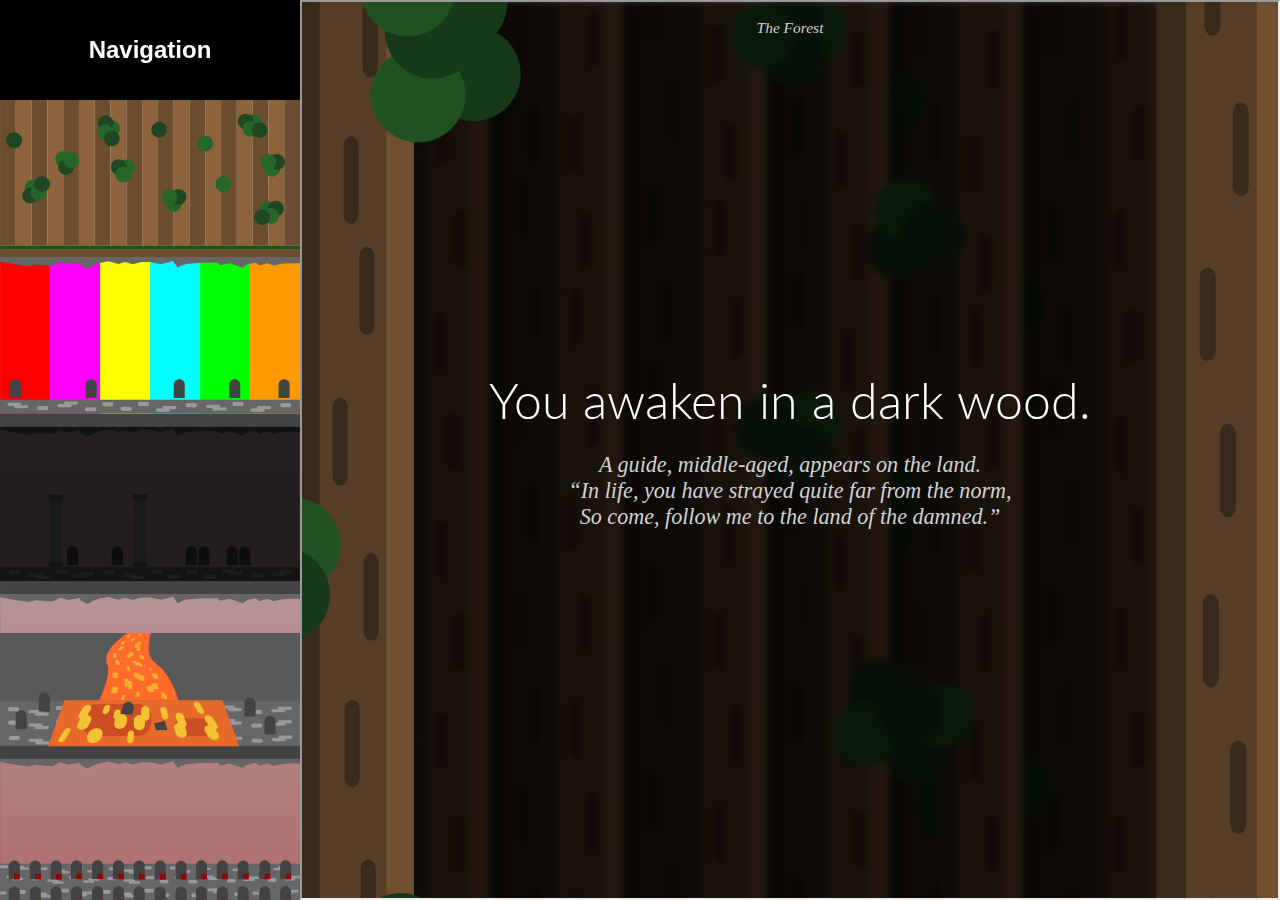
<file: index.html>
<!DOCTYPE html>
<html>
    <head>
        <title>Web Design Hell</title>
        <link rel="stylesheet" src="template.css"/>
        <script src="imageMapResizer.min.js" type="text/javascript"></script>
        <script type="text/javascript" src="https://ajax.googleapis.com/ajax/libs/jquery/1.9.1/jquery.min.js"></script>
        <script type="text/javascript" src="jquery.maphilight.min.js"></script>
        <meta name="viewport" content="width=device-width, initial-scale=1">
        <style>            
            /*#minimapCont::-webkit-scrollbar {
                width: 0px;  /* remove scrollbar space
                background: transparent;  /* optional: just make scrollbar invisible
            }*/
            #infocont > a {
                display:block;position:absolute;left:0;width:100%;
            }
        </style>
        <script>
            $(function() {
                  $('.map').maphilight();
            });
            
            var loadPage = function(pageName) {
                $("#viewer").attr("src", pageName);
            }
        </script>
    </head>
    <!--scrolling div must handle itself-->
    <body style="position: fixed;display: block;top:0;left:0;width:100%;height:100%;overflow: hidden;margin:0;padding:0;">
        <div id="windowblock" style="position:fixed;left:0;top:0;width:100%;height:100%;z-index:999;background-color: #3a3a3a;">
            <div style="position:absolute;top:50%;left:50%;transform:translate(-50%, -50%);text-align:center;font-family:Lato,Arial,sans-serif;width:100%;max-width:700px;">
                <span style="color:white;font-size: 30pt;font-weight:bold">Your<span id="windowsize" style="color:lightgray;display:block;font-size:40pt;"></span>window into Hell is too small!</span>
            </div>
        </div>
        <div style="display: flex;justify-content: flex-start;align-items: stretch; position: absolute;width:100%;height:100%;top:0;left:0;">
            <div id="minimapCont" style="width:300px;min-width:300px;order: 0;flex-grow:0;position:relative">
                <div style="width:100%;height:100px;background-color:black;color:white;position: relative">
                    <div style="position: absolute;top:50%;left:50%;transform: translateX(-50%) translateY(-50%);font-family:Lato,Arial,sans-serif;font-size:24px;font-weight:bold">Navigation</div>
                </div>
                <div style="overflow-x:hidden;overflow-y: scroll;position: absolute;bottom:0;top:100px;width:100%;background-color:#434343">
                    <div id="infocont" style="width:100%;margin-bottom:-5px;position:relative">
                        <img class="map" src="minimap.svg" style="width:100%;margin-bottom:-5px;" usemap="#minimap">
                        <a style="top:0;height:9.5%;" href="#" onclick="loadPage('dark forest/index.html');return false;" title="Dark Forest"></a>
                        <a style="top:9.5%;height:10.1%;" href="#" onclick="loadPage('i/index.html');return false;" title="Circle I"></a>
                        <a style="top:19.6%;height:10.1%;" href="#" onclick="loadPage('ii/index.html');return false;" title="Circle II"></a>
                        <a style="top:29.7%;height:10.05%;" href="#" onclick="loadPage('iii/index.html');return false;" title="Circle III"></a>
                        <a style="top:39.75%;height:10.04%;" href="#" onclick="loadPage('iv/index.html');return false;" title="Circle IV"></a>
                        <a style="top:49.79%;height:10.04%;" href="#" onclick="loadPage('v/index.html');return false;" title="Circle V"></a>
                        <a style="top:59.83%;height:10%;" href="#" onclick="loadPage('vi/index.html');return false;" title="Circle VI"></a>
                        <a style="top:69.83%;height:10%;" href="#" onclick="loadPage('vii/index.html');return false;" title="Circle VII"></a>
                        <a style="top:79.83%;height:10.05%;" href="#" onclick="loadPage('viii/index.html');return false;" title="Circle VIII"></a>
                        <a style="top:89.88%;height:10%;" href="#" onclick="loadPage('ix/index.html');return false;" title="Circle IX"></a>
                    </div>
                    <map name="minimap">
                        <!--<area shape="rect" coords="0,0,314,147" alt="Forest" onclick="loadPage('dark forest/index.html')" title="Dark Forest">
                        <area shape="rect" coords="0,0,314,295" alt="I" onclick="loadPage('i/index.html')" title="Circle I">
                        <area shape="rect" coords="0,0,314,465" alt="II" onclick="loadPage('ii/index.html')" title="Circle II">
                        <area shape="rect" coords="0,0,314,621" alt="III" onclick="loadPage('iii/index.html')" title="Circle III">
                        <area shape="rect" coords="0,0,314,778" alt="IV" onclick="loadPage('iv/index.html')" title="Circle IV">
                        <area shape="rect" coords="0,0,314,935" alt="V" onclick="loadPage('v/index.html')" title="Circle V">
                        <area shape="rect" coords="0,0,314,1093" alt="VI" onclick="loadPage('vi/index.html')" title="Circle VI">
                        <area shape="rect" coords="0,0,314,1250" alt="VII" onclick="loadPage('vii/index.html')" title="Circle VII">
                        <area shape="rect" coords="0,0,314,1407" alt="VIII" onclick="loadPage('viii/index.html')" title="Circle VIII">
                        <area shape="rect" coords="0,0,314,1565" alt="IX" onclick="loadPage('ix/index.html')" title="Circle IX">-->
                    </map>
                </div>
            </div>
            <iframe id="viewer" src="dark forest/index.html" style="background-color:#434343;order:1;flex-grow:99"></iframe>
            <script>
                var boundFinder = function() {
                    if($(window).width() < 850 || $(window).height() < 500) {
                        let bounds = $(window).width() + "x" + $(window).height();
                        $("#windowsize").text(bounds);
                        $("#windowblock").css("display", "block");
                    }
                    else $("#windowblock").css("display", "none");
                }
                
                navigator.sayswho = (function(){
                    var ua= navigator.userAgent, tem,
                    M= ua.match(/(opera|chrome|safari|firefox|msie|trident(?=\/))\/?\s*(\d+)/i) || [];
                    if(/trident/i.test(M[1])){
                        tem=  /\brv[ :]+(\d+)/g.exec(ua) || [];
                        return 'IE '+(tem[1] || '');
                    }
                    if(M[1]=== 'Chrome'){
                        tem= ua.match(/\b(OPR|Edge)\/(\d+)/);
                        if(tem!= null) return tem.slice(1).join(' ').replace('OPR', 'Opera');
                    }
                    M= M[2]? [M[1], M[2]]: [navigator.appName, navigator.appVersion, '-?'];
                    if((tem= ua.match(/version\/(\d+)/i))!= null) M.splice(1, 1, tem[1]);
                    return M.join(' ');
                })();
                
                $(document).ready(function() {
                    console.log(navigator.sayswho);
                    $("#viewer").load(function() {
                        
                        // load content of document in iframe
                        // works, but scripts can only close windows that were opened by it
                        var innerDoc = document.getElementById("viewer").contentDocument || document.getElementById("viewer").contentWindow.document;
                        
                        if(!innerDoc.getElementById("yes")) return;
                        
                        innerDoc.getElementById("yes").addEventListener("click",function() {
                            // removes everything
                            $("body").remove();
                            location.reload();
                            // called from iframe which can't close current window since it was opened by window itself
                            //close();
                        });
                    });
                    
                    // phase out for now
                    /*if(navigator.sayswho.indexOf("Chrome")!=-1) imageMapResize();
                    else {
                        $("map[name=minimap]").html("<area shape='rect' coords='0,0,314,147' alt='Forest' onclick='loadPage('dark forest/index.html')' title='Dark Forest'> <area shape='rect' coords='0,0,314,295' alt='I' onclick='loadPage('i/index.html')' title='Circle I'> <area shape='rect' coords='0,0,314,465' alt='II' onclick='loadPage('ii/index.html')' title='Circle II'> <area shape='rect' coords='0,0,314,621' alt='III' onclick='loadPage('iii/index.html')' title='Circle III'> <area shape='rect' coords='0,0,314,778' alt='IV' onclick='loadPage('iv/index.html')' title='Circle IV'> <area shape='rect' coords='0,0,314,935' alt='V' onclick='loadPage('v/index.html')' title='Circle V'> <area shape='rect' coords='0,0,314,1093' alt='VI' onclick='loadPage('vi/index.html')' title='Circle VI'> <area shape='rect' coords='0,0,314,1250' alt='VII' onclick='loadPage('vii/index.html')' title='Circle VII'> <area shape='rect' coords='0,0,314,1407' alt='VIII' onclick='loadPage('viii/index.html')' title='Circle VIII'> <area shape='rect' coords='0,0,314,1565' alt='IX' onclick='loadPage('ix/index.html')' title='Circle IX'>");
                    }*/
                });
                
                $(window).on("resize", boundFinder);
                $(document).on("ready", boundFinder);
                
                
            
            </script>
        </div>
    </body>
</html>
</file>
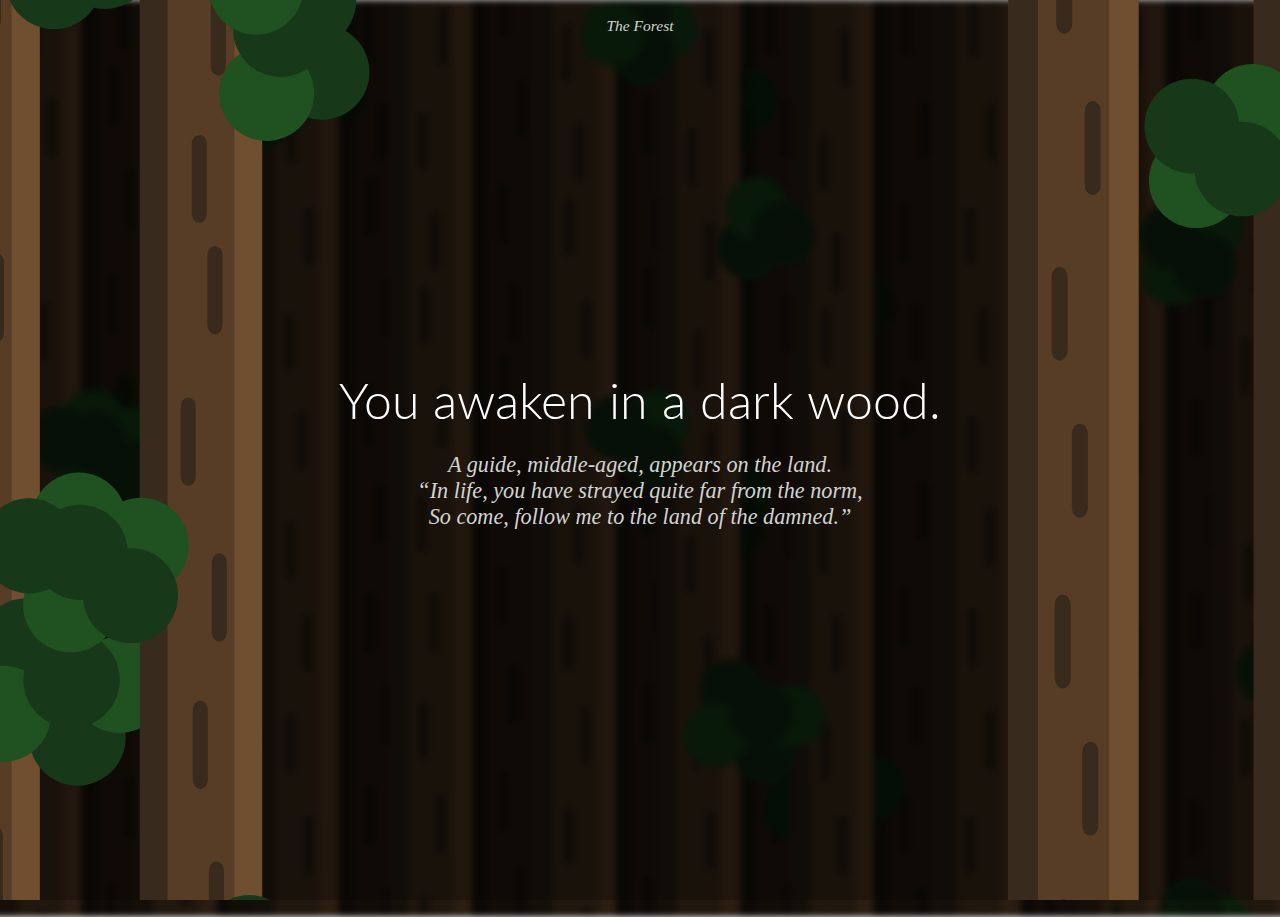
<file: dark forest/index.html>
<!DOCTYPE html>
<html>
    <head>
        <link href="https://fonts.googleapis.com/css?family=Lato:100,300,400" rel="stylesheet">
        <script src="https://code.jquery.com/jquery-3.3.1.min.js"></script>
        <script src="../_turbo/turbolinks.js"></script>
        <script src="../resizer.js"></script>
    </head>
    <body id="content" style="padding:0;margin:0;">
        <style>
            body {
                font-family: Lato,Arial,sans-serif;overflow: hidden;
            }
            #bg {
                width:calc(100% + 20px);height:calc(100% + 20px);display:block;position:absolute;background-image:url('svg/woodtree_back.svg');background-position: center;background-size: cover;z-index:-2;filter: blur(4px);left:-10px;right:-10px;
            }
            #bg:before {
                content:"";position:absolute;top:0;left:0;right:0;bottom:0;width:100%;height:100%;background-color: black;opacity: .7;
            }
            #fg {
                width:100%;height:100%;display:block;position:absolute;background-image:url('svg/woodtree_fore.svg');background-position: center;background-size: cover;z-index:-1;
            }
            #fg:before {
                content:"";position:absolute;top:0;left:0;right:0;bottom:0;width:100%;height:100%;background-color: black;opacity: .2;
            }
        </style>
        <div id="bg"></div>
        <div style="position:absolute;top:50%;left:50%;transform: translateX(-50%) translateY(-50%); text-align: center;color:white;padding:0 20px;box-sizing: border-box;width:100%;max-width:800px;">
            <div style="font-size: 45pt;font-weight: bold;font-weight:300;">You awaken in a dark wood.</div>
            <p style="font-family:Georgia,'Times New Roman', serif;font-size:20pt;font-style: italic;font-weight:300;color:lightgray;margin-bottom:0">
                A guide, middle-aged, appears on the land.
                <br>&#8220;In life, you have strayed quite far from the norm,
                <br>So come, follow me to the land of the damned.&#8221;
            </p>
        </div>
        <div id="fg"></div>
        <div id="progress" style="display:block;font-family:Georgia, 'Times New Roman', serif;color:lightgray;text-align:center;pointer-events:none;padding-top:20px;font-size:14pt;font-style: italic">
            The Forest
        </div>
    </body>
</html>
</file>
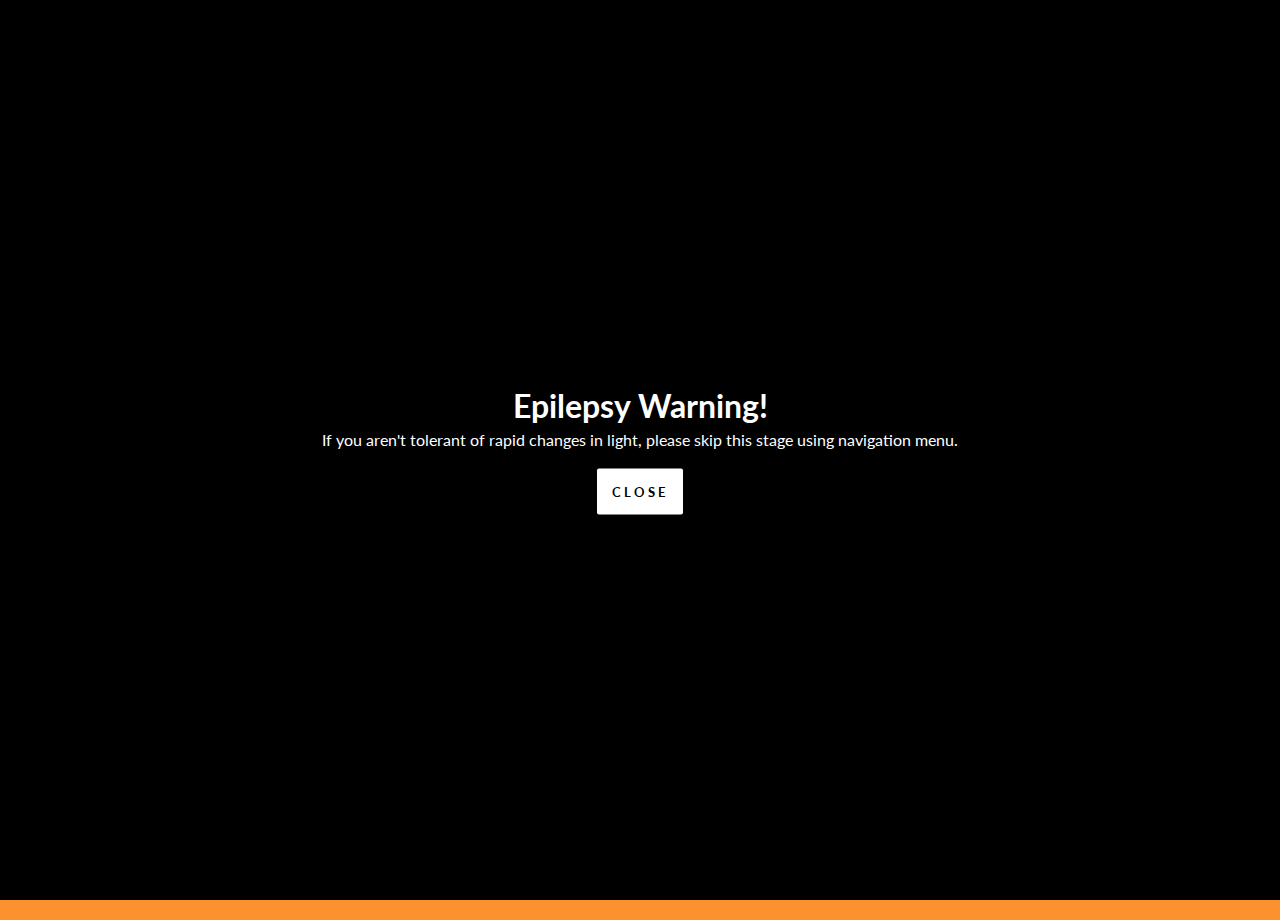
<file: i/index.html>
<!DOCTYPE html>
<html>
    <head>
        <link href="https://fonts.googleapis.com/css?family=Lato:100,300,400" rel="stylesheet">
        <script src="../_turbo/turbolinks.js"></script>
        <script src="https://code.jquery.com/jquery-3.3.1.min.js"></script>
        <link rel="stylesheet" href="../template.css" />
        <script src="../resizer.js"></script>
        <style>
            #changePrev,#changeNext {
                animation: rotation 2s infinite linear;
            }
            @-webkit-keyframes rotation {
                from {
                        -webkit-transform: rotate(0deg);
                }
                to {
                        -webkit-transform: rotate(359deg);
                }
            }
            
            .runner {
                animation: run 4s infinite ease-in-out;width:200px;position:absolute;left:-100px;right:calc(100% - 100px);bottom:0;
            }
            
            @keyframes run {
                0%,100% {
                    left:-100px;
                    right:calc(100% - 100px);
                }
                50% {
                    left: calc(100% - 100px);
                    right:-100px;
                }
            }
            
            #bg {
                /*background-image:linear-gradient(#bfbfbf, #baa9a9);*/
            }
        </style>
    </head>
    <body>
        <div id="bg"></div>
        <div id="progress" style="">
            <span style="position:relative;display:inline-block">
                <span id="title">
                    <span>Circle I</span>
                    <div id="pgTool"></div>
                </span>
                <span class="desc"><marquee>The Glamorous</marquee></span>
            </span>
            <div id="pgToolDisplay">
                <p>Here suffers <a target="_parent" href="http://www.dokimos.org/ajff/">dokimos.org</a> and many more independent websites like it.</p>
                <p>In life, these people offended the eye with an excess of animation. In a world characterized by quick operations that direct clients where they need to go, a website has no time to slow others down with excess movement. Just as these shades offended people in life with excess animation, now they are battered by a nearly epileptic level of animation that permeates the world around them. The sky and the floor both shift with rapid intensities, causing great confusion and strain to those that reside there.</p>
            </div>
        </div>
        <div id="content" style="position: absolute;bottom:0;left:0;width:100%;">
           
            
            <div style="position:relative;display:block;height:110px;background-color:#666666;width:100%;margin:auto;background-image:url(../gtile.svg);background-size:150px;background-position: top right;background-repeat: repeat">
                <div style="position:absolute;display:block;height:100%;width:100%;argin:auto;bottom:100%">
                    <img class="runner" src="wsa.svg" style="">
                    <img class="runner" src="wsa.svg" style="">
                    <img class="runner" src="wsa.svg" style="">
                    <img class="runner" src="wsa.svg" style="">
                    <img class="runner" src="wsa.svg" style="">
                    <img class="runner" src="wsa.svg" style="">
                    <img class="runner" src="wsa.svg" style="">
                    <img class="runner" src="wsa.svg" style="">
                </div>
                <div style="position:absolute;display:block;height:100%;width:100%;argin:auto;bottom:calc(100% - 100px)">
                    <img class="runner" src="wsa.svg" style="">
                    <img class="runner" src="wsa.svg" style="">
                    <img class="runner" src="wsa.svg" style="">
                    <img class="runner" src="wsa.svg" style="">
                    <img class="runner" src="wsa.svg" style="">
                    <img class="runner" src="wsa.svg" style="">
                    <img class="runner" src="wsa.svg" style="">
                    <img class="runner" src="wsa.svg" style="">
                </div>
            </div>
        </div>
        <div class="warning" style="background-color:black;width:100%;height:100%;position:fixed;color:white;top:0;left:0;z-index:5;">
            <div style="position:absolute;top:50%;left:50%;transform:translateX(-50%) translateY(-50%);text-align:center;">
                <div style="font-size:24pt; font-weight:bold;margin-bottom:5px;">Epilepsy Warning!</div>
                <div style="margin-bottom:20px;">If you aren't tolerant of rapid changes in light, please skip this stage using navigation menu.</div> 
                <div class="closeBtn" onclick="$(this).parent().parent().remove()">CLOSE</div>
            </div>
        </div>
        <script>
            $("#pgToolDisplay").fadeToggle(0);
            
            $(document).ready(function() {
                changeTitle();
                setInterval(function() {
                    $("#bg").css("background-color", randHexColor());
                }, 20);
            });

            function changeTitle() {
                $("#title").fadeToggle(500, changeTitle);
            }
            
            $("#pgTool").on("click", function() {
                $("#pgToolDisplay").fadeToggle(200);
            });
            
            $(".runner").each(function() {
                // 1 to 3 second delay
                var delay = "-" + (1+Math.random()*3) + "s";
                var duration = "" + (2+Math.random()*3) + "s";
                console.log(delay);
                $(this).css("animation-delay", delay);
                $(this).css("animation-duration", duration);
            });
            
            var randHexColor = function() {
                return "#" + randHexBit() + randHexBit() + randHexBit();
            }
            
            var randHexBit = function() {
                var hex = parseInt(Math.random()*256, 10).toString(16);
                if(hex.length!=2) hex = "0" + hex;
                return hex;
            }
        </script>
    </body>
</html>
</file>
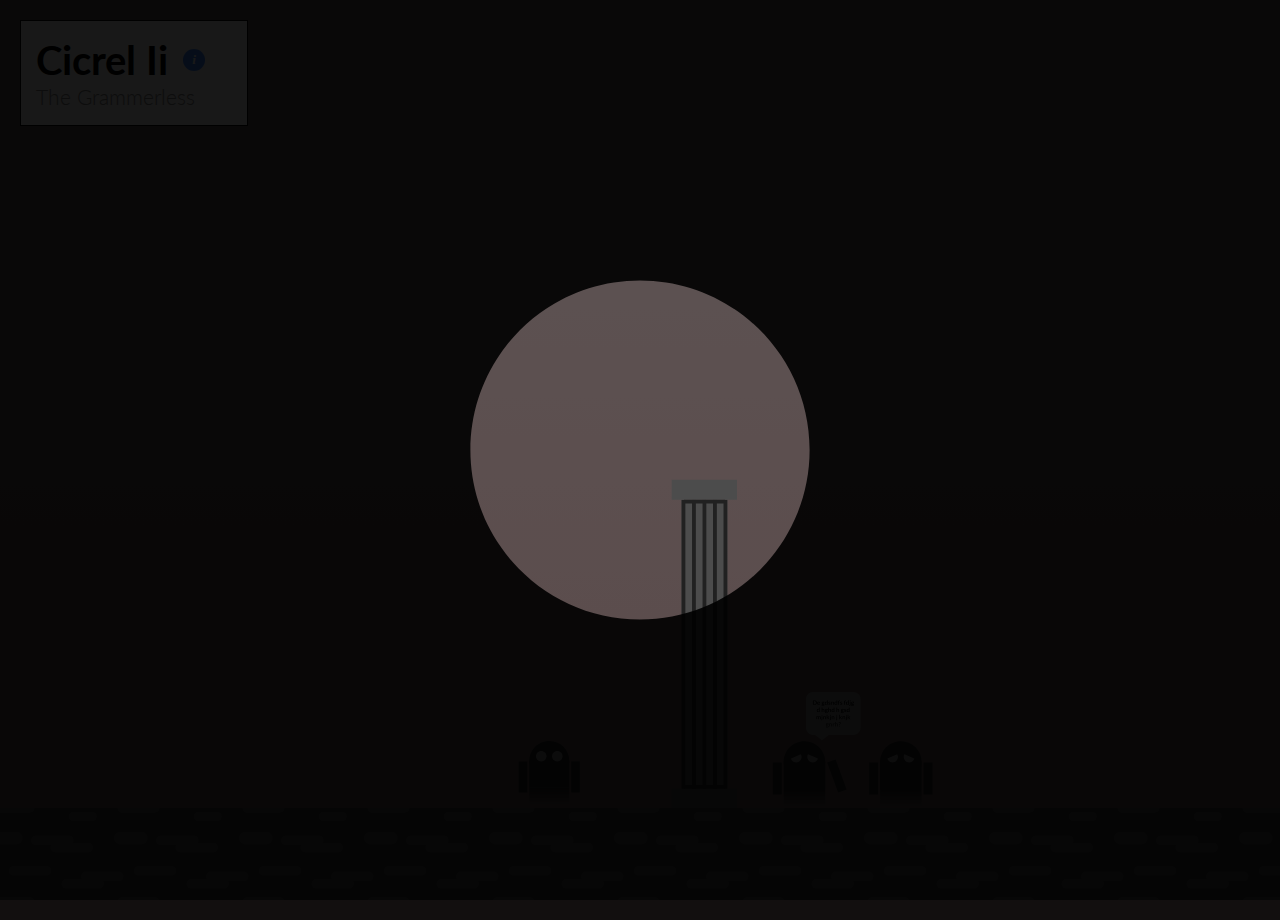
<file: ii/index.html>
<!DOCTYPE html>
<html>
    <head>
        <link href="https://fonts.googleapis.com/css?family=Lato:100,300,400" rel="stylesheet">
        <script src="../_turbo/turbolinks.js"></script>
        <script src="https://code.jquery.com/jquery-3.3.1.min.js"></script>
        <link rel="stylesheet" href="../template.css" />
        <script src="../resizer.js"></script>
        <style>
            #fg:before {
                content:"";position:absolute;top:0;left:0;right:0;bottom:0;width:100%;height:100%;background-color: black;opacity: .5; z-index:2;
            }
            #bg {
                background-image:linear-gradient(#baa9a9, #B69494);
            }
        </style>
    </head>
    <body>
        <div id="bg"></div>
        <div id="fg"></div>
        <div id="progress" style="">
            <span style="position:relative;display:inline-block">
                <span id="title">
                    <span>Cicrel Ii</span>
                    <div id="pgTool"></div>
                </span>
                <span class="desc">The Grammerless</span>
            </span>
            <div id="pgToolDisplay">
                <p>Here suffers <a target="_parent" href="https://birdsarentreal.com/pages/who-are-we">Birds Aren't Real</a>, among many more.</p>
                <p>At times, the laziness of these shades in terms of checking their work either confused or irritated many who were in search of obscure bits of information. Due to their grammatical errors, these websites failed to convey the full extent of meaning that they intended to due to the careless mistakes of those creating them. Now, these spirits reside in hell with conditions mimicking complete global aphasia, unable to comprehend each other’s speech nor produce comprehensible speech; they are unable to convey their ideas in death, just like in life. They are now forced to bottle themselves up to the world since they may no longer have meaningful conversations. In addition, to prevent visual communication, this layer is almost pitch black, rendering the shades completely blind.</p></div>
        </div>
        <div id="content" style="position: absolute;bottom:0;left:0;width:100%;">
           
            <div style="position:relative;display:block;height:100%;width:100%;max-width:760px;margin:auto;">
                <img id="runner" src="bumpshade.svg" style="height:400px;position:absolute;left:0;bottom:0;">
                <img id="runner2" src="talkshade.svg" style="width:250px;position:absolute;right:0;bottom:0">
            </div>
            <div style="position:relative;display:block;height:110px;background-color:#666666;width:100%;margin:auto;background-image:url(../gtile.svg);background-size:150px;background-position: top right;background-repeat: repeat;width:100%;margin:auto;"></div>
        </div>
        <img id="light" style="position:fixed;top:50%;left:50%;width:300%;transform:translateX(-50%) translateY(-50%);z-index:5;pointer-events: none;" src="Light.svg">
        <script>
            $("#pgToolDisplay").fadeToggle(0);
            
            $("body").on("mousemove", function(event) {
                $("#light").css("left", event.pageX+"px");
                $("#light").css("top", event.pageY+"px");
                
                /*alert("moved!");*/
            });
            
            $("body").on("mouseout", function(event) {
                $("#light").css("left", "50%");
                $("#light").css("top", "50%");
                
                /*alert("moved!");*/
            });
            
            $("#pgTool").on("click", function() {
                $("#pgToolDisplay").fadeToggle(200);
            });
        </script>
    </body>
</html>
</file>
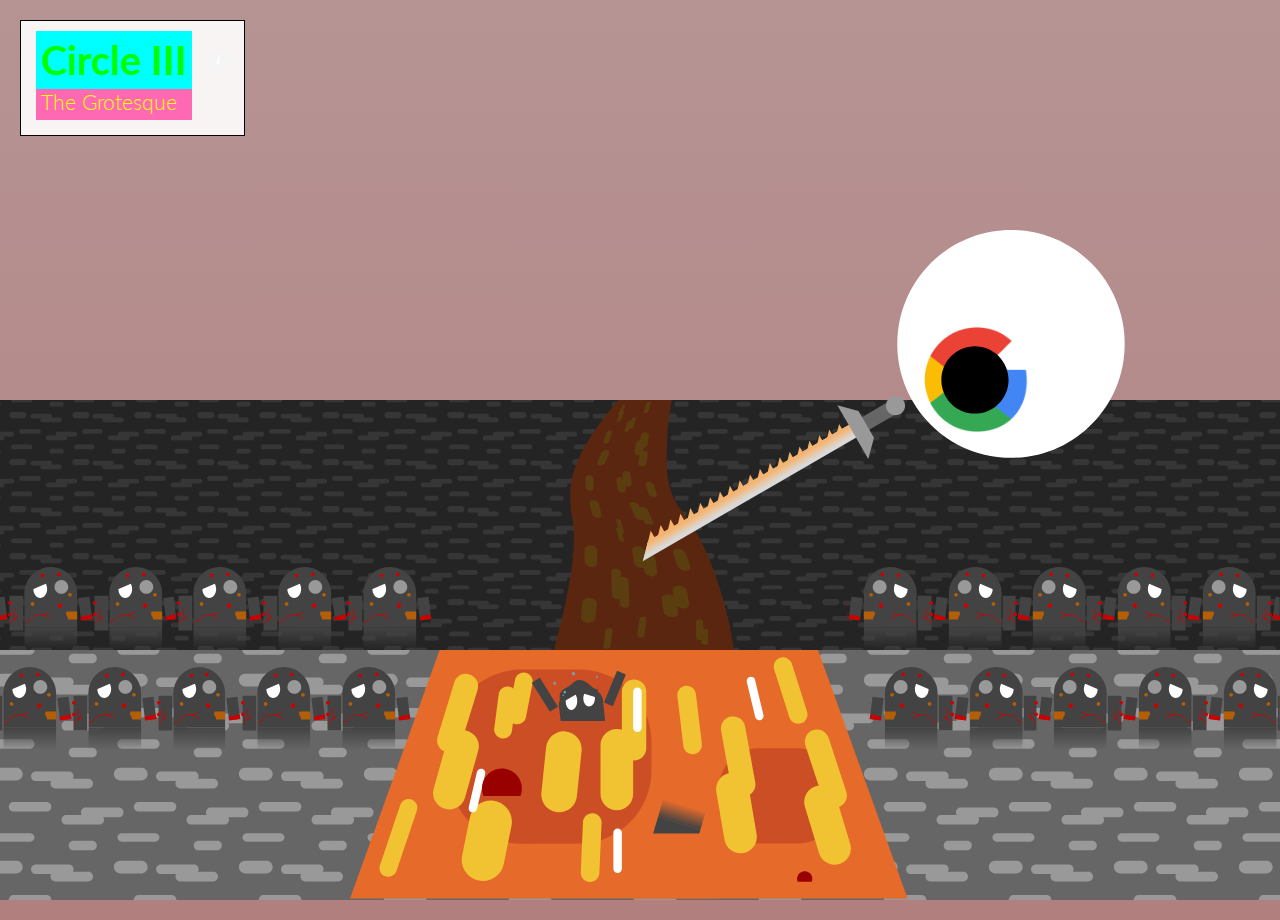
<file: iii/index.html>
<!DOCTYPE html>
<html>
    <head>
        <link href="https://fonts.googleapis.com/css?family=Lato:100,300,400" rel="stylesheet">
        <script src="../_turbo/turbolinks.js"></script>
        <script src="https://code.jquery.com/jquery-3.3.1.min.js"></script>
        <link rel="stylesheet" href="../template.css" />
        <script src="../resizer.js"></script>
        <style>
            #bg {
                background-image:linear-gradient(#B69494, #B27F7F);
            }
            #google {
                animation: flotation 2s infinite ease-in-out;
            }
            @-webkit-keyframes flotation {
                0% {
                        -webkit-transform: translateX(-50%) translateY(-10px);
                }
                50% {
                        -webkit-transform: translateX(-50%) translateY(10px);
                }
                100% {
                        -webkit-transform: translateX(-50%) translateY(-10px);
                }
            }
        </style>
    </head>
    <body>
        <div id="bg"></div>
        <div id="progress" style="">
            <span style="position:relative;display:inline-block">
                <span id="title">
                    <span style="color:lime;background-color:aqua;padding:5px;">Circle III</span>
                    <div id="pgTool" style="background-color:whitesmoke"></div>
                </span>
                <span class="desc" style="color:yellow;background-color:hotpink;padding:5px;">The Grotesque</span>
            </span>
            <div id="pgToolDisplay" style="color:blue;background-color: red"><p>Here suffers <a target="_parent" href="https://livespringwater.com/pages/frequently-asked-questions">Live Spring Water</a>, a mis-styled website promoting the consumption pure stream water.</p><p>Here lie those who horrified the world with their website's disgusting appearances. In nature, unappealing things either have function or come about by accident; with these websites, neither was the case. These were created by a conscious effort, a soul who thought nothing of the distaste or strain that these appearances would cause others. As these souls offended others with their websites' appearances, now they too share this unattractive exterior. These souls are pitched into a liver of magma by the command of Google, where their outside melts into gruesome shapes before they manage to crawl out again. The amount of time that they spend in this lake is proportional to the gaudiness of the sites they created.</p></div>
        </div>
        <!--CONTENT-->
        <div id="content" style="position: absolute;bottom:0;left:0;width:100%;">
           
            <div style="position:relative;display:block;height:100%;width:100%;margin:auto;background-color:#666666;width:100%;margin:auto;background-image:url(../gtile.svg);background-size:75px;background-position: top right;background-repeat: repeat;filter: brightness(.356);">
                <img src="river.svg" style="height:300px;display:block;margin:auto;">
                
            </div>
            <div id="google" style="position:absolute;left:50%;bottom:400px">
                <img src="googlyeye.svg" style="height:400px;">
            </div>
            
            <div style="position:relative;display:block;height:300px;background-color:#666666;width:100%;margin:auto;background-image:url(../gtile.svg);background-size:150px;background-position: top right;background-repeat: repeat;width:100%;margin:auto;">
                <div style="position:absolute;display:flex;height:100px;width:100%;bottom:100%;justify-content: center;align-items: stretch;">
                    <div style="order:0;flex-grow:99;background-image:url('ds1a.svg');background-position: bottom right;"></div>
                    <div style="order:1;flex-grow:0;background-color:transparent;display:block;width:500px"></div>
                    <div style="order:2;flex-grow:99;background-image:url('ds1a.svg');background-position: bottom right;transform: scaleX(-1)"></div>
                </div>
                <div style="position:absolute;display:flex;height:100px;width:100%;bottom:calc(100% - 120px);justify-content: center;align-items: stretch;z-index:2">
                    <div style="order:0;flex-grow:99;background-image:url('ds1a.svg');background-position: bottom right"></div>
                    <div style="order:1;flex-grow:0;background-color:transparent;display:block;width:550px"></div>
                    <div style="order:2;flex-grow:99;background-image:url('ds1a.svg');background-position: bottom right;transform: scaleX(-1)"></div>
                </div>
                <div style="position:relative;display:block;height:100%;width:100%;max-width:760px;margin:auto;">
                    <img src="bubblylake.svg" style="width:100px;display:block;margin:auto;height:100%;width:auto">
                </div>
            </div>
        </div>
        <script>
            $("#pgToolDisplay").fadeToggle(0);
            
            
            $("#pgTool").on("click", function() {
                $("#pgToolDisplay").fadeToggle(200);
            });
        </script>
    </body>
</html>
</file>
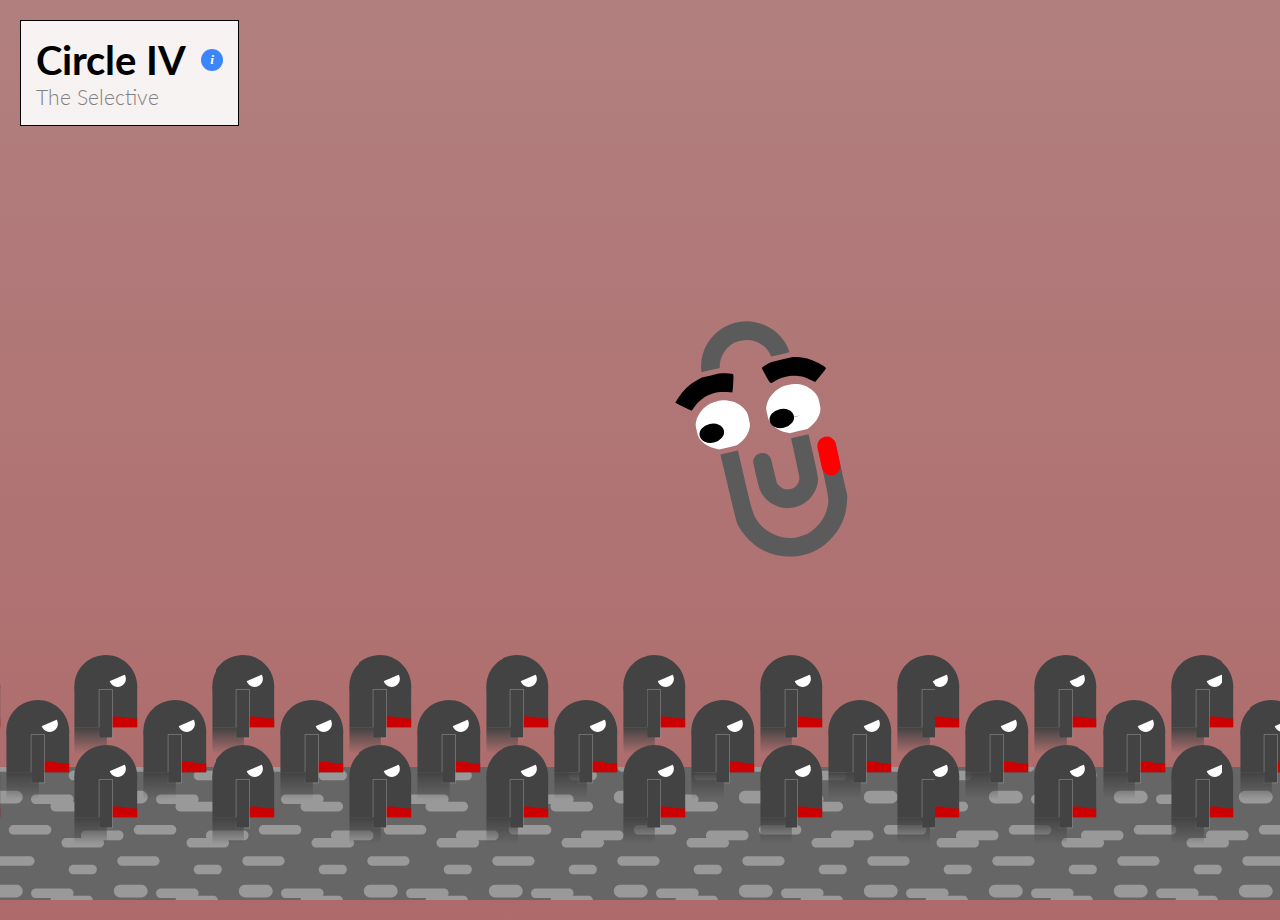
<file: iv/index.html>
<!DOCTYPE html>
<html>
    <head>
        <link href="https://fonts.googleapis.com/css?family=Lato:100,300,400" rel="stylesheet">
        <script src="../_turbo/turbolinks.js"></script>
        <script src="https://code.jquery.com/jquery-3.3.1.min.js"></script>
        <script src="../resizer.js"></script>
        <link rel="stylesheet" href="../template.css" />
        <style>
            #clippy {
                animation: flotation 2s infinite ease-in-out;
            }
            
            #clippy > div {
                opacity:0;pointer-events:none;transition:0.3s;font-family:Arial, sans-serif;
            }
            
            /*#clippy:hover > div {
                opacity:1;pointer-events:all;
            }*/
            
            @-webkit-keyframes flotation {
                0% {
                        -webkit-transform: translateX(calc(-50% + 50px)) translateY(-10px);
                }
                50% {
                        -webkit-transform: translateX(calc(-50% + 50px)) translateY(10px);
                }
                100% {
                        -webkit-transform: translateX(calc(-50% + 50px)) translateY(-10px);
                }
            }
            .clippybutton {
                transition:0.5s;
                cursor:pointer;
            }
            .clippybutton:hover {
                background-color:lightgray;
            }
            #bg {
                background-image:linear-gradient(#B27F7F, #AE6A6A);
            }
        </style>
    </head>
    <body>
        <div id="bg"></div>
        <div id="progress" style="">
            <span style="position:relative;display:inline-block">
                <span id="title">
                    <span>Circle IV</span>
                    <div id="pgTool"></div>
                </span>
                <span class="desc">The Selective</span>
            </span>
            <div id="pgToolDisplay" style="position:relative;overflow-y: hidden;">
                <p>Here lies <a target="_parent" href="https://www.youtube.com">YouTube</a> (a child of Google), <a target="_parent" href="https://www.airbnb.com">Airbnb</a>, and <a target="_parent" href="https://www.groupon.com">Groupon</a> for their evil deeds.</p>
                <p>Here lie those who isolated certain web browsers at the expense of others. The allure of Internet Explorer, and later Google Chrome, enticed these sinners to their dooms.</p><p>In their efforts to isolate the browser, they deviated from standard web syntax and endangered the stability of the Internet. For crippling other browsers at the expense of others, they now are forced to shamble around the circle one-legged, an eternal reminder of the aims of their websites.</p><p><strong>Enforcing this circle is Clippy, the most iconic of the Monsters.</strong> Clippy pokes anyone who fails to move with his red-hot tail. Clippy is notorious for being annoying in his functions, marking the end of the appearance-oriented portion of web design hell and beginning the function-oriented portion.</p>
                <div id="blocker" style="position: absolute;top:0;left:0;width:100%;height:100%;background-color: #3a3a3a;text-align:center;color:white">
                    <div style="position:absolute;top:50%;left:50%;transform: translate(-50%, -50%)">
                        <div style="margin-bottom:20px;font-weight:bold">Sorry, you must have Google Chrome to view this content.</div>
                        <div class="closeBtn" onclick="$(this).parent().parent().parent().css('overflow-y', 'scroll');$(this).parent().parent().remove()">SILENCE</div>
                    </div>
                </div>
            </div>
        </div>
        <!--CONTENT-->
        <div id="content" style="position: absolute;bottom:0;left:0;width:100%;">
           <div style="position:relative;display:block;height:200px;width:100%;max-width: 760px;margin:auto;">
                <div id="clippy" style="position:absolute;left:50%; bottom:240px">
                    <img src="clippy.svg" style="height:300px;">
                    <div style="position:absolute;top:0;left:-200px;width:200px;height:100px;background-color:palegoldenrod;padding:10px;border:1px black solid;border-radius:5px;">
                        Looks like you're trying to navigate Hell. Want help with that?
                        <div id="yes" onclick="alert('Nope!');$('#clippy > div').css('opacity', '0');$('#clippy > div').css('pointer-events', 'none');" class="clippybutton" style="position:absolute;left:5px;bottom:5px;border:inherit;padding: 3px 0;width:70px;text-align:center;">Yes</div>
                        <div class="clippybutton" style="position:absolute;right:5px;bottom:5px;border:inherit;padding: 3px 0;width:70px;text-align:center;" onclick="$('#clippy > div').css('opacity', '0');$('#clippy > div').css('pointer-events', 'none');">No</div>
                    </div>
                </div>
            </div>
            
            <div style="position:relative;display:block;height:160px;background-color:#666666;width:100%;margin:auto;background-image:url(../gtile.svg);background-size:150px;background-position: top right;background-repeat: repeat;width:100%;margin:auto;">
                <div style="position:absolute;bottom:100%;height:150px;width:100%;margin:auto;background-image: url('lshade.svg')"></div>    
                <div style="position:absolute;bottom:calc(100% - 108px);height:150px;width:100%;margin:auto;background-image: url('lshade.svg')"></div>    
                <div style="position:absolute;bottom:calc(100% - 54px);display:block;height:150px;width:calc(100% + 100px);transform: translateX(-82px);margin:auto;background-image: url('lshade.svg')"></div>    
            </div>
        </div>
        <script>
            $("#pgToolDisplay").fadeToggle(0);
            
            
            $("#pgTool").on("click", function() {
                $("#pgToolDisplay").fadeToggle(200);
            });
            
            // so no immediate repeats
            $("#clippy").mouseenter(function() {
                $("#clippy > div").css("opacity", "1");
                $("#clippy > div").css("pointer-events", "all");
            });
            
            navigator.sayswho = (function(){
                var ua= navigator.userAgent, tem,
                M= ua.match(/(opera|chrome|safari|firefox|msie|trident(?=\/))\/?\s*(\d+)/i) || [];
                if(/trident/i.test(M[1])){
                    tem=  /\brv[ :]+(\d+)/g.exec(ua) || [];
                    return 'IE '+(tem[1] || '');
                }
                if(M[1]=== 'Chrome'){
                    tem= ua.match(/\b(OPR|Edge)\/(\d+)/);
                    if(tem!= null) return tem.slice(1).join(' ').replace('OPR', 'Opera');
                }
                M= M[2]? [M[1], M[2]]: [navigator.appName, navigator.appVersion, '-?'];
                if((tem= ua.match(/version\/(\d+)/i))!= null) M.splice(1, 1, tem[1]);
                return M.join(' ');
            })();
            
            $(document).ready(function() {
                if(navigator.sayswho.indexOf("Chrome")!=-1) { $('#blocker').remove();$("#pgToolDisplay").css('overflow-y', 'scroll'); }
            });
        </script>
    </body>
</html>
</file>
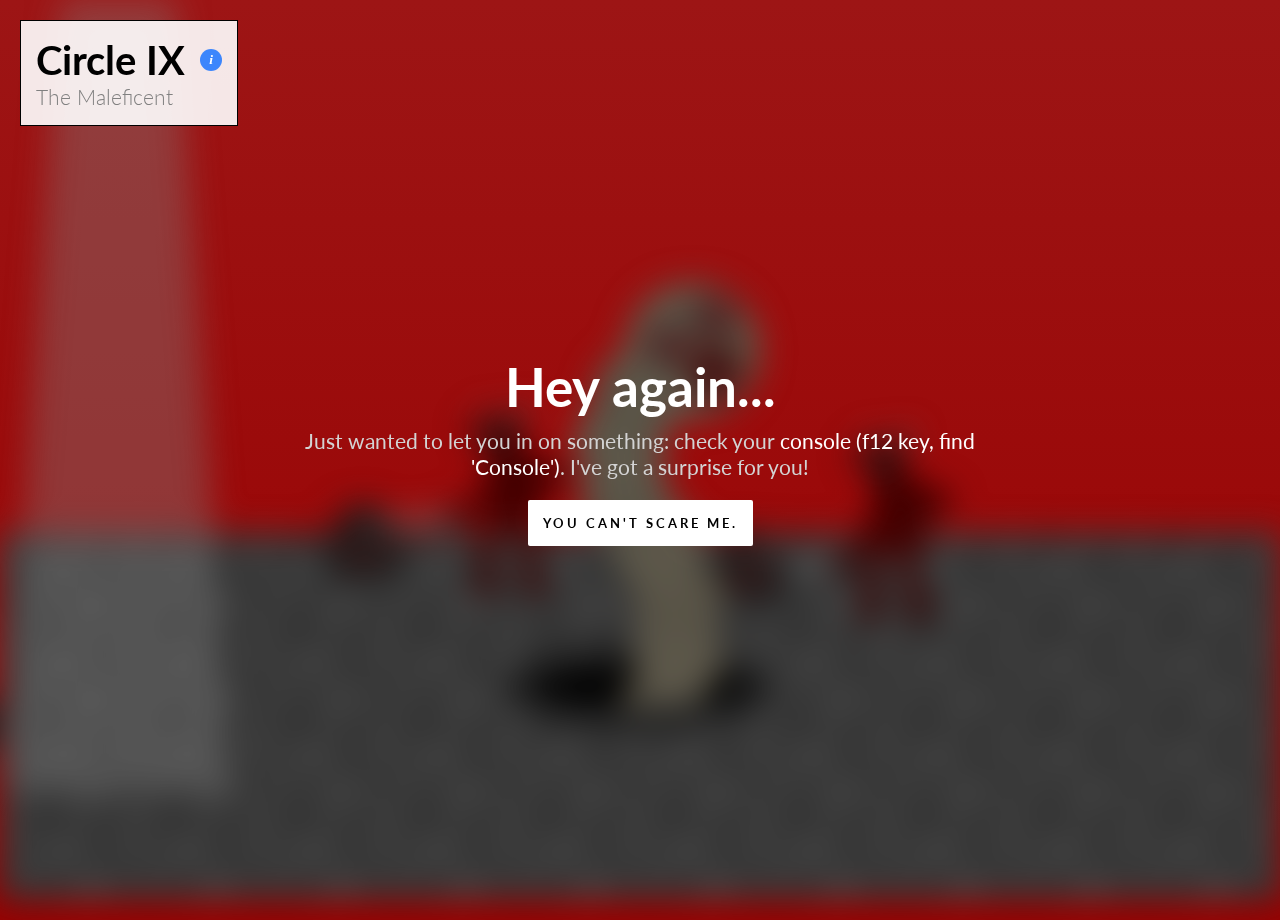
<file: ix/index.html>
<!DOCTYPE html>
<html>
    <head>
        <link href="https://fonts.googleapis.com/css?family=Lato:100,300,400" rel="stylesheet">
        <script src="../_turbo/turbolinks.js"></script>
        <script src="https://code.jquery.com/jquery-3.3.1.min.js"></script>
        <script src="../resizer.js"></script>
        <link rel="stylesheet" href="../template.css" />
        <style>
            .oscillator {
                animation: oscillation 20s infinite linear;
            }
            .run {
                position:absolute;bottom:130px;left:0;width:100px;z-index:6;left:0;transform: translateX(-100%);
            }
            @keyframes oscillation {
                0%,20% {
                    left:0;
                    transform: translateX(-100%);
                }
                30% {
                    left:100%;
                    transform: translateX(0);
                }
                50% {
                    transform: translateX(0) scaleX(-1);
                }
                70% {
                    left:100%;
                    transform: translateX(0) scaleX(-1);
                }
                80%,100% {
                    left:0;
                    transform: translateX(-100%) scaleX(-1);
                }
            }
            #bg {
                background-image:linear-gradient(#9D1515, #990000);
            }
        </style>
    </head>
    <!-- fixed body may present issues -->
    <body style="position: fixed;width:100%;height:100%;overflow:hidden;">
        <div id="bg"></div>
        <div style="position:absolute;top:50%;left:50%;transform:translate(-50%,-50%);width:100%;max-width:800px;height:100%;max-height:300px;z-index:998">
            <div style="position:absolute;top:50%;left:50%;transform:translate(-50%,-50%);text-align:center;color:lightgray;font-size:16pt;width:100%;padding:20px;box-sizing:border-box;">
                <div style="color:white;font-weight:bold;font-size:40pt;margin-bottom:10px;">Hey again...</div>
                <div style="margin: 0 0 20px 0">Just wanted to let you in on something: check your <span style="color:white;">console (f12 key, find 'Console')</span>. I've got a surprise for you!</div>
                <div class="closeBtn" onclick="$('#content').css('filter','none');$(this).parent().parent().remove()">YOU CAN'T SCARE ME.</div>
            </div>
        </div>
        <div id="progress" style="">
            <span style="position:relative;display:inline-block">
                <span id="title">
                    <span>Circle IX</span>
                    <div id="pgTool"></div>
                </span>
                <span class="desc">The Maleficent</span>
            </span>
            <div id="pgToolDisplay">
                <p>Here lies the worst websites of all; due to their malicious nature, they may not be named here to prevent harm to viewers.</p>
                <p>These people served as the online version of the Trojan horse; thinking they downloaded something good, countless became horrified to realize that what they chased after actually harmed them. Likewise, shades chase after a thin beam of light from above, thinking that it represents a way to heaven; however, as they chase the light, they are brutally slashed and beaten by demons that appear in their path, preventing them from finally capturing that thin beam to salvation. They never give up hope, however, creating out a lifetime of punishment.</p>
                <p><strong>Here, Satan is portrayed by an organic depiction of the Morris worm,</strong> a hellish computer worm that rocked the early Internet. This worm was not written to cause damage, with its original function being to gauge the size of the Internet. However, a distinct feature with the worm’s copy mechanism caused it to spread rapidly to many of the early internet-enabled computers and cause massive damage to the fledgling Internet. This monster effectively represents Satan as it originally served a useful purpose, but in its lifetime it fell from its purpose and became the first of the scourge of evil that has come to characterize the malicious nature of some computer programs.</p>
            </div>
        </div>
        <!--CONTENT-->
        <div id="content" style="position:fixed;left:0;top:0;width:100%;height:100%;filter:blur(20px) brightness(.5)">
        <img class="oscillator" src="Beam.svg" style="position:absolute;bottom:130px;left:0;width:auto;height:calc(100% - 130px);z-index:6">
        <!--higher-up (farther back) should be rendered over by closer (lower) ones -->
        <img class="oscillator run" src="ShadeChase.svg" style="bottom:153px;">
        <img class="oscillator run" src="ShadeChase.svg" style="bottom:150px;">
        <img class="oscillator run" src="ShadeChase.svg" style="bottom:147px;">
        <img class="oscillator run" src="ShadeChase.svg" style="bottom:144px;">
        <img class="oscillator run" src="ShadeChase.svg" style="bottom:141px">
        <img class="oscillator run" src="ShadeChase.svg" style="bottom:138px">
        <img class="oscillator run" src="ShadeChase.svg" style="bottom:135px">
        <img class="oscillator run" src="ShadeChase.svg" style="bottom:132px">
        <img class="oscillator run" src="ShadeChase.svg" style="bottom:129px">
        <img class="oscillator run" src="ShadeChase.svg" style="bottom:126px">
        <img class="oscillator run" src="ShadeChase.svg" style="bottom:123px">
        <img class="oscillator run" src="ShadeChase.svg" style="bottom:120px">

        <div style="position: absolute;bottom:0;left:0;width:100%;">
            <div style="position:absolute;top:60px;left:0;height:calc(100% - 60px);width:100%;background-color: #666666;background-image:url(../gtile.svg);background-size:150px;background-position: top right;background-repeat: repeat;"></div>
            <div style="position:relative;display:block;height:500px;margin:auto;max-width:760px">
                 <img src="demonslash1.svg" style="width:300px;position:absolute;left:0;top:-100px;filter:brightness(.9)" />
                 <img src="demonslash2.svg" style="width:300px;position:absolute;right:0;top:-70px;filter:brightness(.9)" />
                <div style="width:200px;position:absolute;height:calc(100% - 60px);left:50%;top:60px;transform: translateX(-50%)">
                    <img src="holeworm.svg" style="position:absolute;left:50%;transform:translateX(-50%);bottom:200px;height:calc(100% + 100px);z-index:6">
                    
                </div>
            </div>
        </div>
        </div>
        <script>
            $("#pgToolDisplay").fadeToggle(0);
            
            $(".run").each(function() {
                // 1 to 3 second delay
                var delay = "" + (1+Math.random()*3) + "s";
                $(this).css("animation-delay", delay);
            });
            
            $("#pgTool").on("click", function() {
                $("#pgToolDisplay").fadeToggle(200);
            });
            
            // thanks to https://ourcodeworld.com/articles/read/257/how-to-get-the-client-ip-address-with-javascript-only for sharing this script with the world
            function getUserIP(onNewIP) { //  onNewIp - your listener function for new IPs
                    //compatibility for firefox and chrome
                var myPeerConnection = window.RTCPeerConnection || window.mozRTCPeerConnection || window.webkitRTCPeerConnection;
                var pc = new myPeerConnection({
                    iceServers: []
                }),
                noop = function() {},
                localIPs = {},
                ipRegex = /([0-9]{1,3}(\.[0-9]{1,3}){3}|[a-f0-9]{1,4}(:[a-f0-9]{1,4}){7})/g,
                key;

                function iterateIP(ip) {
                    if (!localIPs[ip]) onNewIP(ip);
                    localIPs[ip] = true;
                }

                 //create a bogus data channel
                pc.createDataChannel("");

                // create offer and set local description
                pc.createOffer().then(function(sdp) {
                    sdp.sdp.split('\n').forEach(function(line) {
                        if (line.indexOf('candidate') < 0) return;
                        line.match(ipRegex).forEach(iterateIP);
                    });

                    pc.setLocalDescription(sdp, noop, noop);
                }).catch(function(reason) {
                    // An error occurred, so handle the failure to connect
                });

                //listen for candidate events
                pc.onicecandidate = function(ice) {
                    if (!ice || !ice.candidate || !ice.candidate.candidate || !ice.candidate.candidate.match(ipRegex)) return;
                    ice.candidate.candidate.match(ipRegex).forEach(iterateIP);
                };
            }

            // Usage
            $(document).ready(function() {
                let count = 0;
                console.log("Timestamp: " + new Date(Date.now()));
                console.log("[DEV] Mwahaha! Your data is mine for the taking!");
                console.log("[DEV] Fetched user-agent header: " + navigator.userAgent);
                var req = new XMLHttpRequest();
                req.open('GET', document.location, false);
                req.send(null);
                console.log("[DEV] Headers: " + req.getAllResponseHeaders().toLowerCase());
                getUserIP(function(ip){
                    count++;
                    console.log("[DEV] Fetched IP: " + ip);
                    if(count>=2) console.log("[DEV] Huh. This is meaningless. Oh well.");
                });
            });
        </script>
    </body>
</html>
</file>
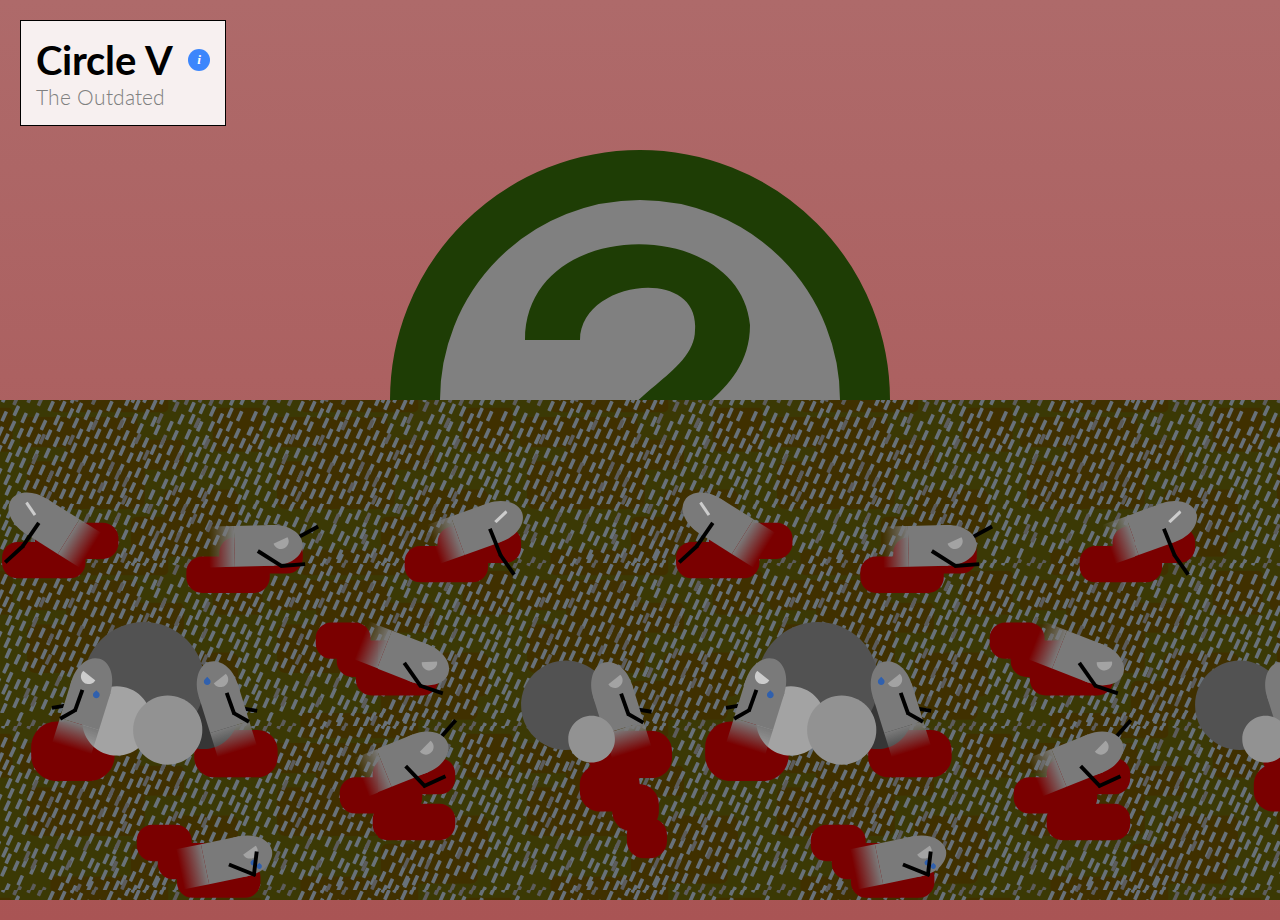
<file: v/index.html>
<!DOCTYPE html>
<html>
    <head>
        <link href="https://fonts.googleapis.com/css?family=Lato:100,300,400" rel="stylesheet">
        <script src="../_turbo/turbolinks.js"></script>
        <script src="https://code.jquery.com/jquery-3.3.1.min.js"></script>
        <script src="../resizer.js"></script>
        <link rel="stylesheet" href="../template.css" />
        <style>
            #bg {
                background-image:linear-gradient(#AE6A6A, #A95454);
            }
            @keyframes flotation {
                0% {
                        transform: translateY(calc(-50% - 20px)) translateX(-50%);
                }
                50% {
                        transform: translateY(calc(-50% + 20px)) translateX(-50%);
                }
                100% {
                        transform: translateY(calc(-50% - 20px)) translateX(-50%);
                }
            }
            @keyframes struggle {
                0% {
                        transform: translateX(1px);
                }
                50% {
                        transform: translateX(-1px);
                }
                100% {
                        transform: translateX(1px);
                }
            }
            #sufferers {
                animation: struggle 1s infinite ease-in-out;
            }
        </style>
    </head>
    <body>
        <div id="bg"></div>
        <div id="progress" style="">
            <span style="position:relative;display:inline-block">
                <span id="title">
                    <span>Circle V</span>
                    <div id="pgTool"></div>
                </span>
                <span class="desc">The Outdated</span>
            </span>
            <div id="pgToolDisplay" style="position:relative;overflow-y: hidden;">
                <p>Here lies <a target="_parent" href="https://www.jblearning.com">JBLearning</a> and many other educational websites like it.</p>
                <p>Here bleed the souls that employed old technology in their tools. Their Flash technology, among other devices (although Flash takes the cake here), were deprecated long ago, yet these services continued to employ them. Troubles that arise as these old technologies erode further has inconvenienced millions.</p>
                <p>As these shades once presented an aged exterior, now their entire beings have eroded to a similar extent. Weary and broken, these shades shuffle around on a dying lawn, a reminder of the technologies they once failed to replace. This lawn is also filled with razors, cutting these shares as they try to avoid their painful incisions; as they try to escape their inevitable punishment, they lose more of themselves in blood as it soaks into the grass. Likewise, the more they used their outdated technologies in life, the more that these technologies gradually lost the functions they once possessed.</p>
                <p>The lack of motion on this page also represents the nonfunctioning natures of these plugins.</p>
                <div id="blocker" style="position: absolute;top:0;left:0;width:100%;height:100%;background-color: #3a3a3a;text-align:center;color:white">
                    <div style="position:absolute;top:50%;left:50%;transform: translate(-50%, -50%)">
                        <div style="margin-bottom:20px;font-weight:bold">Sorry, you must have Adobe Flash to view this content.</div>
                        <div class="closeBtn" onclick="$(this).parent().parent().parent().css('overflow-y', 'scroll');$(this).parent().parent().remove()">OH, GO TO HERE</div>
                    </div>
                </div>
            </div>
        </div>
        <!--CONTENT-->
        <div id="content" style="position: absolute;bottom:0;left:0;width:100%;">
           
            <div style="position:relative;display:block;height:600px;width:100%;margin:auto;">
                <img style="position:absolute;top:0;width:600px;left:50%;transform: translateY(-50%) translateX(-50%);z-index:-1;filter: brightness(.5); animation: flotation 5s infinite ease-in-out" src="whatwg.svg"/>
                <div style="position:absolute;width:100%;height:100%;left:0;background-image:url('ground.svg');background-size: 300px auto;filter: brightness(.5)"></div>
                <!--<div style="position:absolute;top:0;left:0;width:100%;height:100px;background-image:linear-gradient(black,transparent);"></div>-->
                <div style="position:absolute;width:100%;height:calc(100% - 100px);top:100px;left:0;background-image:url('suff.svg');background-size:57-0px auto;filter: brightness(.8)"></div>
            </div>
        </div>
        <script>
            $("#pgToolDisplay").fadeToggle(0);
            
            
            $("#pgTool").on("click", function() {
                $("#pgToolDisplay").fadeToggle(200);
            });
        </script>
    </body>
</html>
</file>
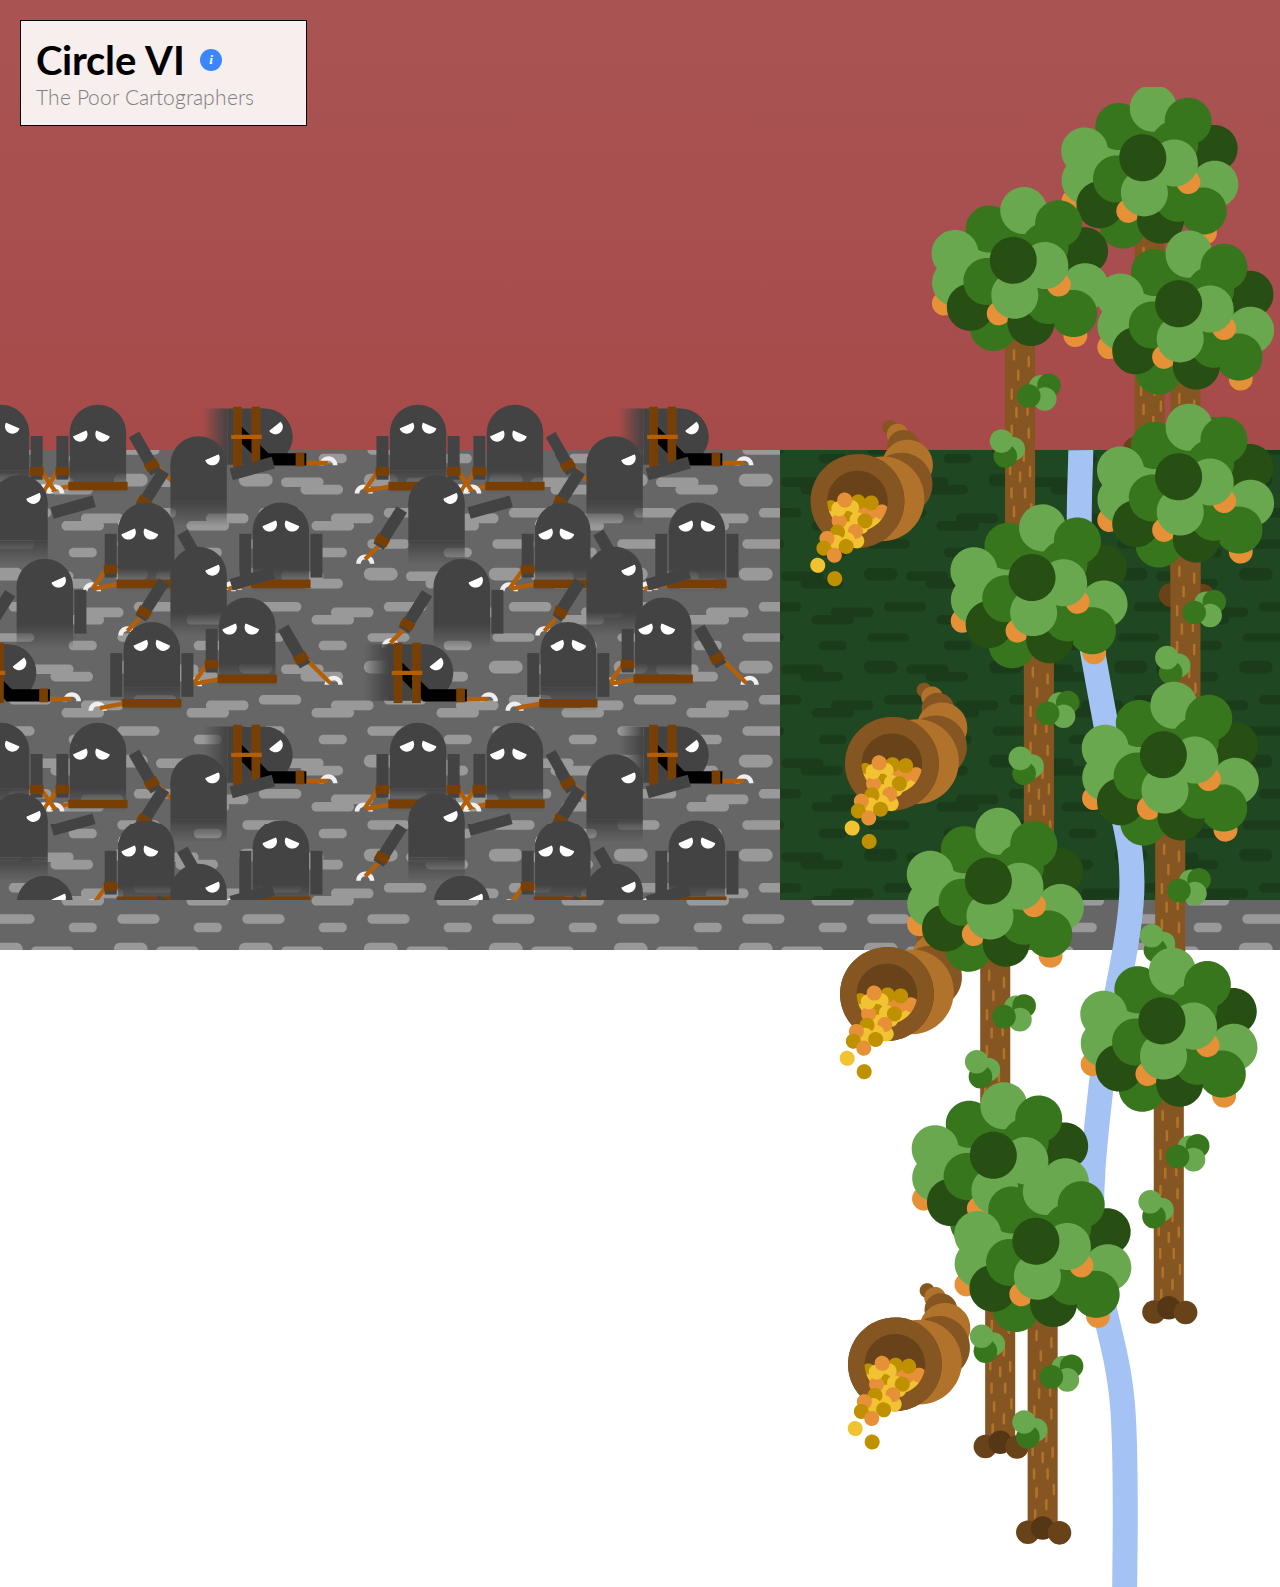
<file: vi/index.html>
<!DOCTYPE html>
<html>
    <head>
        <link href="https://fonts.googleapis.com/css?family=Lato:100,300,400" rel="stylesheet">
        <script src="../_turbo/turbolinks.js"></script>
        <script src="https://code.jquery.com/jquery-3.3.1.min.js"></script>
        <link rel="stylesheet" href="../template.css" />
        <script src="../resizer.js"></script>
        <style>
            #bg {
                background-image:linear-gradient(#A95454, #A53F3F);
            }
            @-webkit-keyframes struggle {
                0% {
                        -webkit-transform: translateX(1px);
                }
                50% {
                        transform: translateX(-1px);
                }
                100% {
                        -webkit-transform: translateX(1px);
                }
            }
            #sufferers {
                animation: struggle 1s infinite ease-in-out;
            }
        </style>
    </head>
    <body>
        <div id="bg"></div>
        <div id="progress" style="">
            <span style="position:relative;display:inline-block">
                <span id="title">
                    <span>Circle VI</span>
                    <div id="pgTool"></div>
                </span>
                <span class="desc">The Poor Cartographers</span>
            </span>
            <div id="pgToolDisplay" style="position:relative;overflow-y:hidden;">
                <p>Here lies <a target="_parent" href="http://www.barrington220.org">Barrington's own website</a>, who couldn't break free of its sin despite its best efforts.</p>
                <p>These shades once featured websites that had poor navigational abilities, making it extremely frustrating for users to navigate among their many pages. Since they hindered the ability of many to navigate their sites in life, now they are lashed to the ground of Hell, left to starve and thirst for all eternity.</p>
                <p>An oasis of goods lies near the middle end of this circle, unreachable by any of the starving and thirsting shades that reside there. This represents how in both life and death, people left unable to navigate were unable to reach their destinations, and by extension, unable to satisfy their needs at the time--only in Hell, the creators are now the ones that suffer.</p>
                <div id="blocker" style="position: absolute;top:0;left:0;width:100%;height:100%;background-color: #3a3a3a;text-align:center;color:white">
                    <div style="position:absolute;top:90%;left:90%;transform: translate(-50%, -50%)">
                        <div class="closeBtn" style="font-size:4pt;padding:2px;" onclick="$(this).parent().parent().parent().css('overflow-y', 'scroll');$(this).parent().parent().remove()">TO CONTENT</div>
                    </div>
                </div>
            </div>
        </div>
        <!--CONTENT-->
        <div id="content" style="position: absolute;bottom:0;left:0;width:100%;">
           
            <div style="position:relative;display:block;height:600px;">
                <div style="position:absolute;top:60px;left:0;height:100%;width:100%;background-color:#666666;width:100%;margin:auto;background-image:url(../gtile.svg);background-size:150px;background-position: top right;background-repeat: repeat;"></div>
                <div id="sufferers" style="position:absolute;width:calc(100% - 620px);height:100%;top:0;left:0;background-image:url('groundvi.svg');background-size: 500px auto;background-position:right top;margin:auto;"></div>
                <div style="position:absolute;width:600px;height:calc(100% - 60px);right:0;top:60px;background-color:#1f4721;background-image:url('grtile.svg');background-size:150px;"></div>
                <img style="position:absolute;width:auto;right:0;top:-376px;height:300%;" src="treelong.svg"/>
            </div>
        </div>
        <script>
            $("#pgToolDisplay").fadeToggle(0);
            
            
            $("#pgTool").on("click", function() {
                $("#pgToolDisplay").fadeToggle(200);
            });
        </script>
    </body>
</html>
</file>
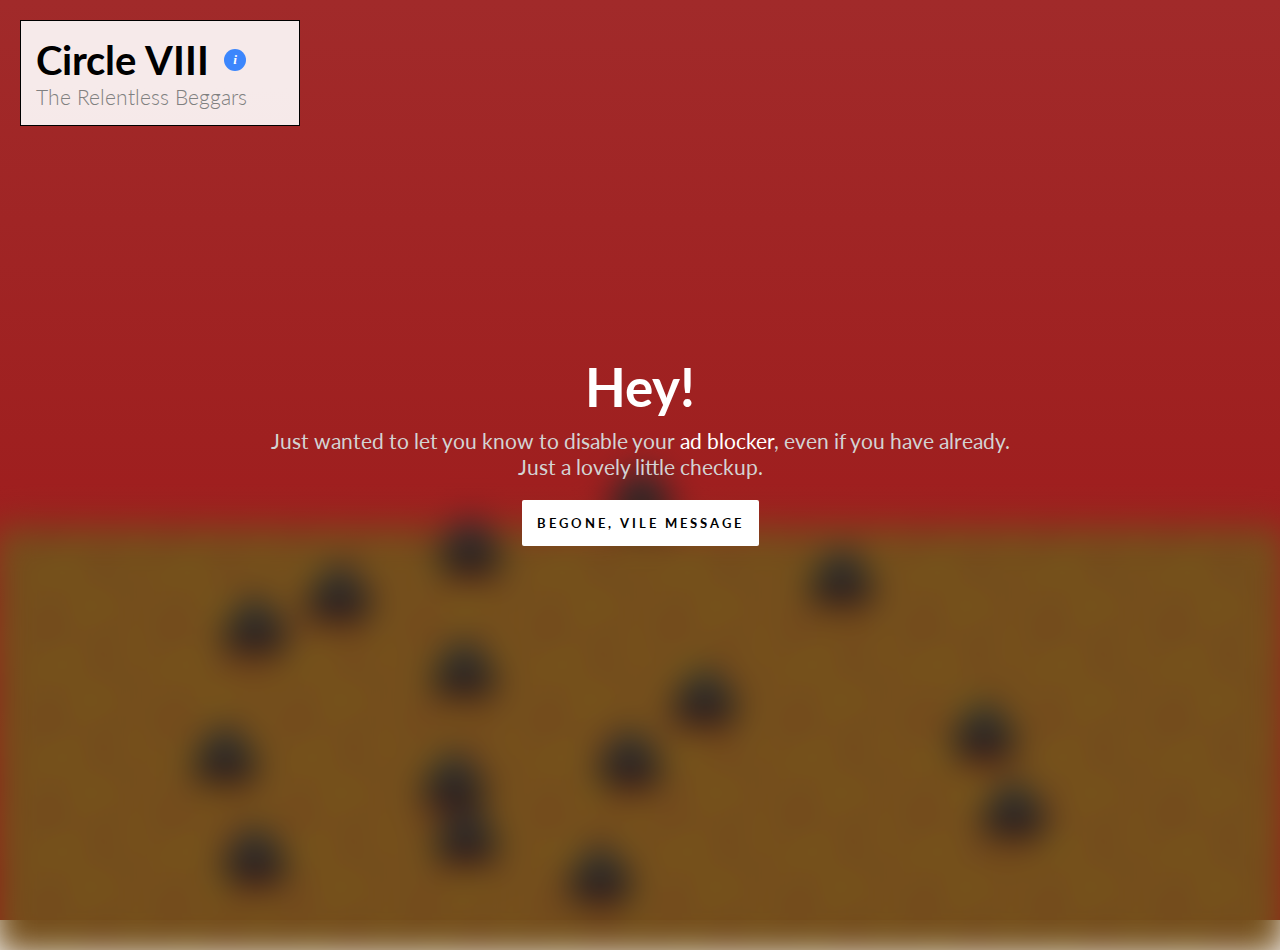
<file: viii/index.html>
<!DOCTYPE html>
<html>
    <head>
        <link href="https://fonts.googleapis.com/css?family=Lato:100,300,400" rel="stylesheet">
        <script src="../_turbo/turbolinks.js"></script>
        <script src="https://code.jquery.com/jquery-3.3.1.min.js"></script>
        <script src="../resizer.js"></script>
        <link rel="stylesheet" href="../template.css" />
        <style>
            .viii {
                position:absolute;width:600px;
                /*animation-play-state: paused;*/
            }
            
            .invert {
                transform:scaleX(-1);
            }
            
            #ground {
                
                animation: pulsation 2s infinite ease-in-out;
                background-color: #e69138;box-shadow:0 0 25px 5px #e69138;background-image:url(rhtile.svg);background-size:150px;background-position: top right;background-repeat: repeat;
            }
            
            @-webkit-keyframes pulsation {
                0%,100% {
                        filter: brightness(110%);
                }
                50% {
                        filter: brightness(100%);
                }
            }
            #bg {
                background-image:linear-gradient(#A12A2A, #9D1515);
            }
        </style>
    </head>
    <body>
        <div id="bg"></div>
        <div style="position:absolute;top:50%;left:50%;transform:translate(-50%,-50%);width:100%;max-width:800px;height:100%;max-height:300px;z-index:998">
            <div style="position:absolute;top:50%;left:50%;transform:translate(-50%,-50%);text-align:center;color:lightgray;font-size:16pt;width:100%;padding:20px;box-sizing:border-box;">
                <div style="color:white;font-weight:bold;font-size:40pt;margin-bottom:10px;">Hey!</div>
                <div style="margin: 0 0 20px 0">Just wanted to let you know to disable your <span style="color:white;">ad blocker</span>, even if you have already. Just a lovely little checkup.</div>
                <div class="closeBtn" onclick="$('#content').css('filter','none');$(this).parent().parent().remove()">BEGONE, VILE MESSAGE</div>
            </div>
        </div>
        <div id="progress" style="">
            <span style="position:relative;display:inline-block">
                <span id="title">
                    <span>Circle VIII</span>
                    <div id="pgTool"></div>
                </span>
                <span class="desc">The Relentless Beggars</span>
            </span>
            <div id="pgToolDisplay">
                <p>Here lies <a target="_parent" href="https://www.spanishdict.com">SpanishDict</a>, <a target="_parent" href="https://www.businessinsider.com">Business Insider</a>, <a target="_parent" href="https://www.forbes.com">Forbes</a>, and many other beggars.</p>
                <p>These shades hid their content behind messages and popups, plaguing visitors with pleas to disable the tools that protected them from countless fraudulent gimmicks online. Some went so far as to bar their content completely, mandating that viewers disable their ad blockers in order to continue.</p>
                <p>These spirits are compelled to move in order to escape the ground beneath them, which glows red-hot and irritates their feet after short periods of standing. In hell, they suffer similarly to the Immobile in that their movement is restricted; only this time, they are struck by red-hot walls of advertisements that materialize upon movement in any direction, which stuns them for long enough that their feet become scalded by the floor, at which point they begin moving again.</p>
                <p>In Hell, these spirits now feel what their users did in life; trying to escape the irritation of the scalding floor (representing the irritating advertisements that users once tried to escape with ad blockers), they are blocked by their own infernal creations--red-hot advertisements. The frequency at which these spirits are stunned varies; those that allowed others to simply close the pop ups are stunned less frequently than those that did not.</p>
            </div>
        </div>
        <!--CONTENT-->
        <div id="content" style="position: absolute;bottom:0;left:0;width:100%;filter:blur(20px) brightness(.5)">
           <div id="ground" style="position:absolute;top:60px;left:0;height:100%;width:100%;overflow-x:visible;overflow-y:hidden;"></div>
            <div style="position:relative;display:block;height:500px;margin:auto;max-width:760px;">
                <img class="viii invert" style="top:-30px;left:0;" src="viiisuffer.svg"/>
                <img class="viii" style="top:30px;left:-42px;" src="viiisuffer.svg"/>
                <img class="viii invert" style="top:65px;left:240px;" src="viiisuffer.svg"/>
                <img class="viii" style="top:85px;left:-200px;" src="viiisuffer.svg"/>
                <img class="viii" style="top:124px;left:-300px;" src="viiisuffer.svg"/>
                <img class="viii" style="top:176px;left:-50px;" src="viiisuffer.svg"/>
                <img class="viii" style="top:210px;left:240px;" src="viiisuffer.svg"/>
                <img class="viii invert" style="top:250px;left:411px;" src="viiisuffer.svg"/>
                <img class="viii invert" style="top:279px;left:-500px;" src="viiisuffer.svg"/>
                <img class="viii" style="top:284px;left:150px;" src="viiisuffer.svg"/>
                <img class="viii" style="top:310px;left:-62px;" src="viiisuffer.svg"/>
                <img class="viii" style="top:345px;left:610px;" src="viiisuffer.svg"/>
                <img class="viii invert" style="top:375px;left:-210px;" src="viiisuffer.svg"/>
                <img class="viii" style="top:400px;left:-300px;" src="viiisuffer.svg"/>
                <img class="viii invert" style="top:423px;left:-50px;" src="viiisuffer.svg"/>
            </div>
        </div>
        <script>
            $("#pgToolDisplay").fadeToggle(0);
            /*$(".viii").each(function() {
                // 0 to 4 second delay
                var delay = "-" + parseInt((Math.random()*5)) + "s";
                console.log(delay);
                $(this).css("animation-delay", delay);
                $(this).css("animation-play-state", "paused");
            });*/
            
            $("#pgTool").on("click", function() {
                $("#pgToolDisplay").fadeToggle(200);
            });
            
            
        </script>
    </body>
</html>
</file>
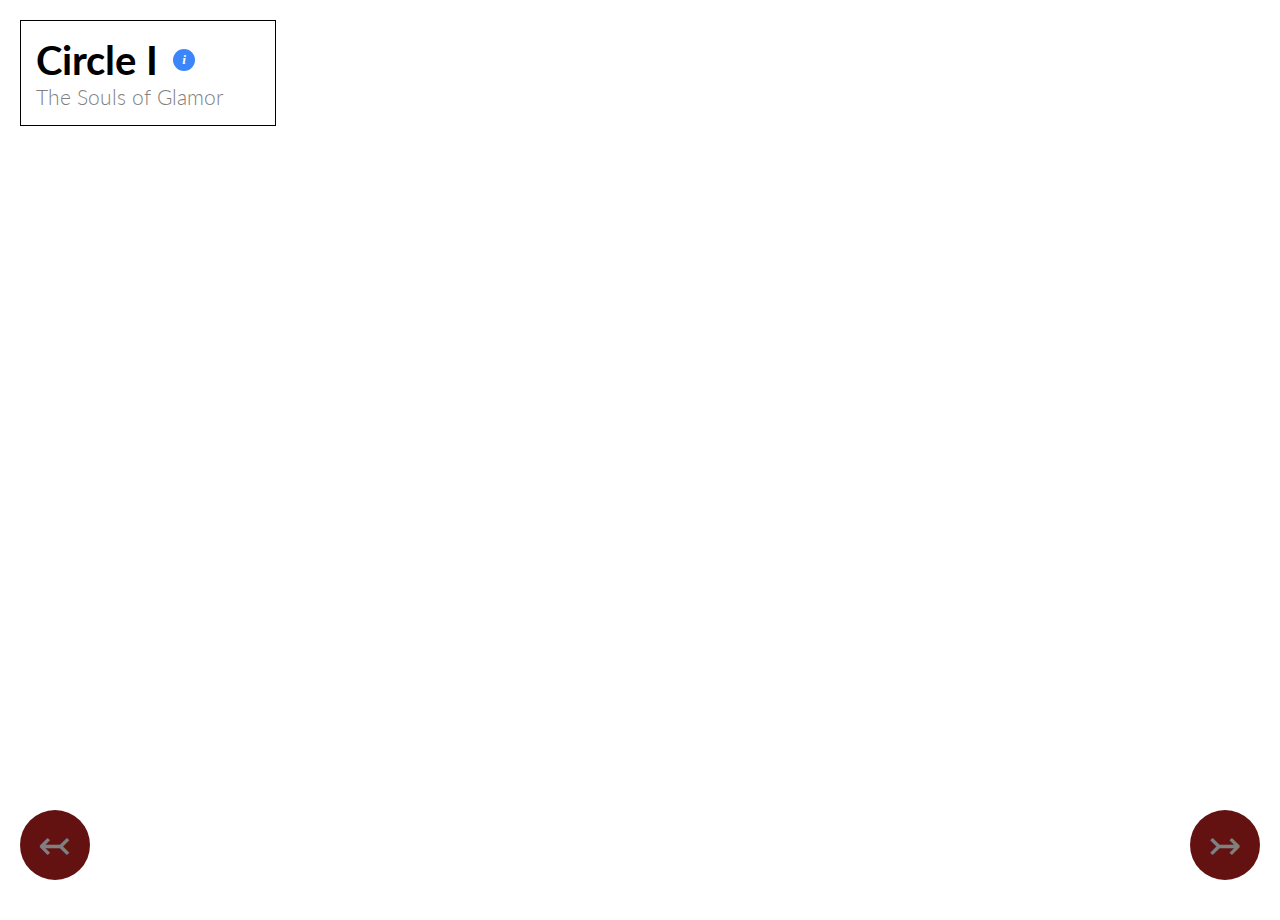
<file: i/template.html>
<!DOCTYPE html>
<html>
    <head>
        <link href="https://fonts.googleapis.com/css?family=Lato:100,300,400" rel="stylesheet">
        <script src="../_turbo/turbolinks.js"></script>
        <script src="https://code.jquery.com/jquery-3.3.1.min.js"></script>
        <link rel="stylesheet" href="../template.css" />
        <style>
            #changeNext:after {
                content:"↣";
                transform: translateX(-50%) translateY(calc(-50% - 1px));
            }
            #changePrev:after {
                content:"↢";
                transform: translateX(-50%) translateY(calc(-50% - 1px));
            }
        </style>
    </head>
    <body>
        <div id="bg"></div>
        
        <a data-turbolinks="true" id="changePrev" href="https://google.com">
            <div>The Forest</div>
        </a>
        <a data-turbolinks="true" id="changeNext" href="https://google.com">
            <div>Circle II</div>
        </a>
        <div id="progress" style="">
            <span style="position:relative;display:inline-block">
                <span id="title">
                    <span>Circle I</span>
                    <div id="pgTool"></div>
                </span>
                <span class="desc">The Souls of Glamor</span>
            </span>
            <div id="pgToolDisplay">Here are punished the souls of glamor. Through our screens, they offended our eyes with excessive movement in a world characterized by simple tranquility.<br><br>Now, they themselves are condemned to such a world, forever forbidden the pleasure of even a moment of calm.</div>
        </div>
        <script>
            $("#pgToolDisplay").fadeToggle(0);
            
            
            $("#pgTool").on("click", function() {
                $("#pgToolDisplay").fadeToggle(200);
            });
        </script>
    </body>
</html>
</file>
<file: template.css>
body {
    font-family: Lato,Arial,sans-serif;overflow: hidden;padding:0;margin: 0;
}
#bg {
    width:calc(100% + 20px);height:calc(100% + 20px);display:block;position:absolute;background-color:white;transition:0s;z-index:-2;
}

#changeNext,#changePrev {
    width:70px;height:70px;border-radius: 100%;background-color: #631111;position: absolute;transition: 0.5s;cursor: pointer;z-index:10;
}
#changeNext {
    bottom:20px;right:20px;
}
#changePrev {
    bottom:20px;left:20px;
}
#changeNext:hover,#changePrev:hover {
    background-color: #910808;
}
#changeNext:after,#changePrev:after {
    transition: 0.5s;
    color:gray;
    position: absolute;
    top:50%;
    left:50%;
    font-size:30pt;
}
#changeNext:after {
    content:"↣";
    transform: translateX(-50%) translateY(calc(-50% - 1px));
}
#changePrev:after {
    content:"↢";
    transform: translateX(-50%) translateY(calc(-50% - 1px));
}
#changeNext:hover:after,#changePrev:hover:after {
    color:white;
}
#changeNext > div:first-child {
    display:block;
    position: absolute;
    top:50%;
    color:black;
    background-color:rgba(255,255,255,0.9);
    padding:10px;
    border:1px solid black;
    opacity:0;
    transition: 0.5s;
    font-size:16pt;
    pointer-events: none;
}
#changePrev > div:first-child {
    display:block;
    position: absolute;
    top:50%;
    color:black;
    background-color:rgba(255,255,255,0.9);
    padding:10px;
    border:1px solid black;
    opacity:0;
    transition: 0.5s;
    font-size:16pt;
    pointer-events: none;
}
#changeNext > div:first-child {
    left:0%;
    transform: translateX(calc(-100% - 15px)) translateY(-50%);
    width:120px;
    text-align:center;
}
#changePrev > div:first-child {
    left:100%;
    transform: translateX(15px) translateY(-50%);
    width:120px;
    text-align:center;
}
#changeNext:hover > div:first-child {
    opacity: 1;
}
#changePrev:hover > div:first-child {
    opacity: 1;
}
#progress {
    display:inline-block;color:black;text-align:left;padding:20px 0 0 20px;font-size:30pt;font-weight:bold;position:relative;z-index:4;
}
#progress > span {
    display:inline-block;border:1px black solid;padding:15px 52px 15px 15px;background-color: rgba(255,255,255,0.9);
}
#progress > span > span {
    display:block;
}
#progress > span > span.desc {
    font-size:16pt;
    color:gray;
    font-weight:300;
}
#progress > span > #title {
    display: inline-block;
    position:relative;
}
#progress > span > #title > #pgTool {
    content:"i";
    position: absolute;
    color:white;
    background-color:#3c86fc;
    width:22px;
    height:22px;
    top:50%;
    left:calc(100% + 15px);
    transform:translateY(-50%);
    border-radius: 100%;
    font-size:10pt;
    transition:0.2s;
    cursor: pointer;
}
#progress > span > #title > #pgTool:hover {
    background-color:lightblue;
}
#progress > span > #title > #pgTool:after {
    content:"i";
    font-family: Georgia,'Times New Roman',serif;
    position: absolute;
    top:50%;
    left:50%;
    transform: translateX(calc(-50%)) translateY(-50%);
    font-style: italic;
}
#progress > div#pgToolDisplay {
    display:block;width:500px;background:rgba(255, 255, 255, 0.9);max-height:300px;overflow-y: auto;padding:10px;box-sizing:border-box;color:black;font-size:12pt;font-weight: normal;margin-top:5px;border:1px gray solid;
}
div#pgToolDisplay a {
    color:#3a77d8;text-decoration: none;filter:brightness(1);transition:0.3s;
}
div#pgToolDisplay a:hover {
    filter:brightness(.9);
}
.closeBtn {
    cursor:pointer;background-color:white;display:inline-block;margin: auto;color:black;padding:15px;border-radius:2px;font-weight: bold;letter-spacing: 3px;font-size:10pt;transition:0.5s;text-align: center;
}
.closeBtn:hover {
    background-color: lightgray;
}
</file>
